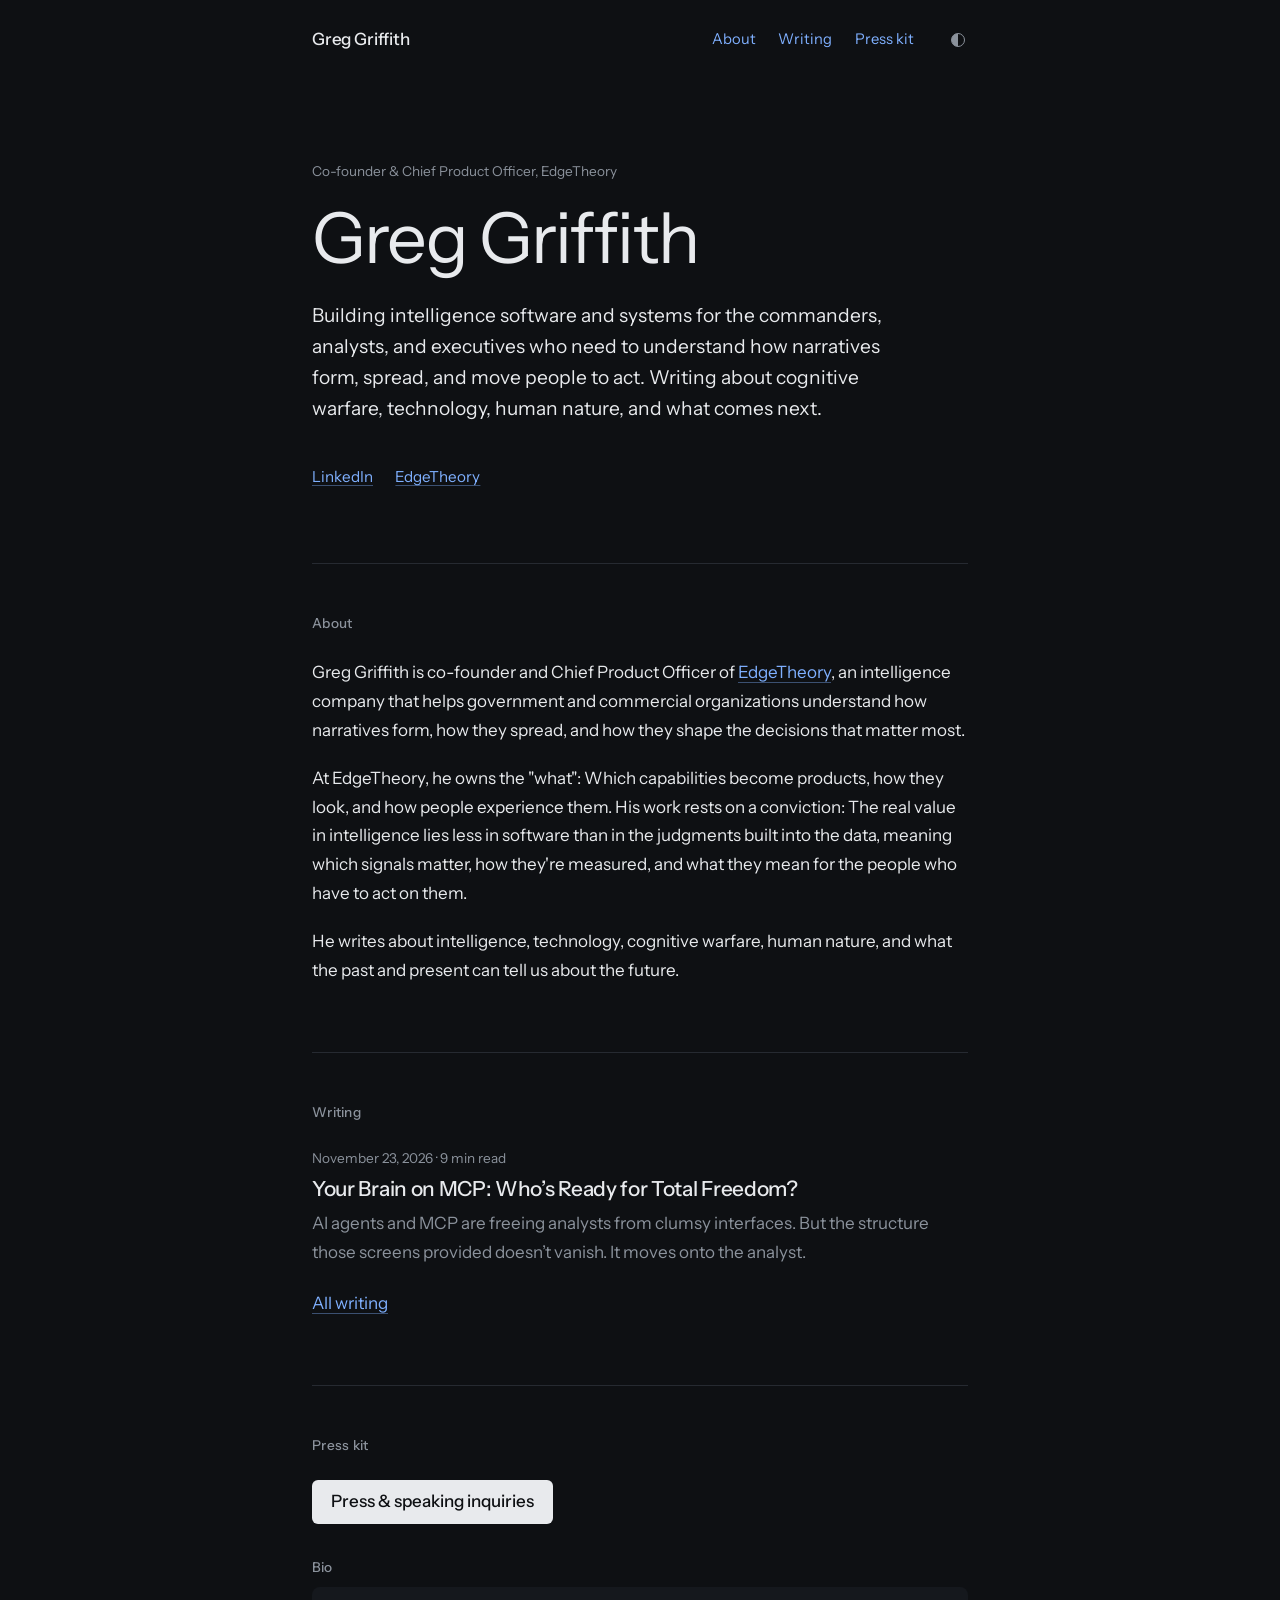
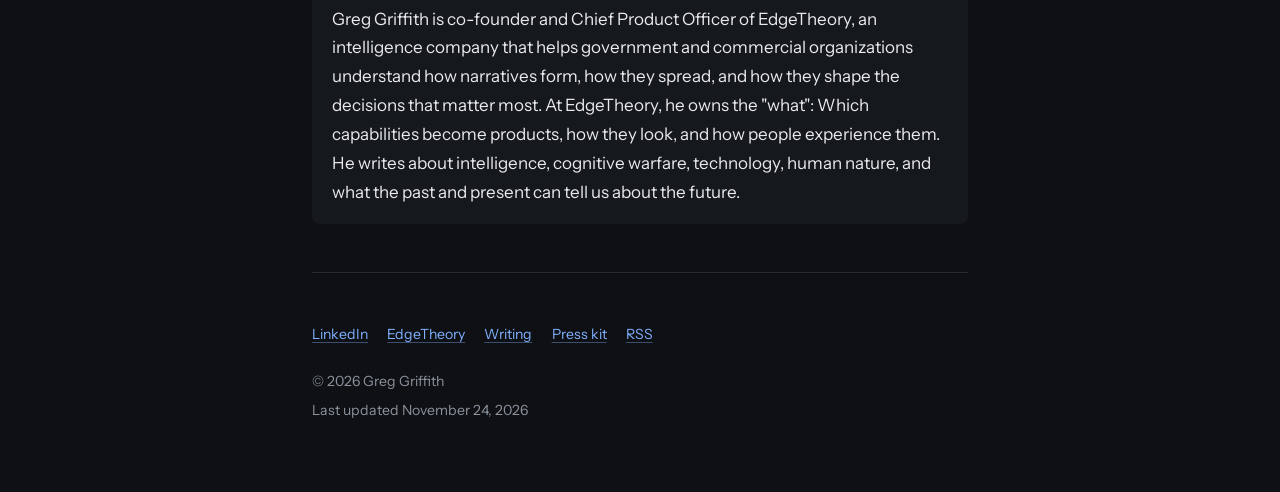
<file: index.html>
<!doctype html>
<html lang="en">
<head>
  <meta charset="utf-8">
  <meta name="viewport" content="width=device-width, initial-scale=1, viewport-fit=cover">
  <title>Greg Griffith – Co-founder and Chief Product Officer, EdgeTheory</title>
  <meta name="description" content="Greg Griffith is co-founder and Chief Product Officer of EdgeTheory, an intelligence company that helps government and commercial organizations understand how narratives form, how they spread, and how they shape the decisions that matter most.">
  <link rel="canonical" href="https://greggriffith.com/">
  <link rel="icon" href="/favicon-32.png" type="image/png" sizes="32x32">
  <link rel="apple-touch-icon" href="/apple-touch-icon.png">

  <meta property="og:type" content="profile">
  <meta property="og:site_name" content="Greg Griffith">
  <meta property="og:locale" content="en_US">
  <meta property="profile:first_name" content="Greg">
  <meta property="profile:last_name" content="Griffith">
  <meta property="og:title" content="Greg Griffith – Co-founder and Chief Product Officer, EdgeTheory">
  <meta property="og:description" content="Greg Griffith is co-founder and Chief Product Officer of EdgeTheory, an intelligence company that helps government and commercial organizations understand how narratives form, how they spread, and how they shape the decisions that matter most.">
  <meta property="og:url" content="https://greggriffith.com/">
  <meta property="og:image" content="https://greggriffith.com/og-image.png?v=2">
  <meta property="og:image:type" content="image/png">
  <meta property="og:image:width" content="1200">
  <meta property="og:image:height" content="630">
  <meta property="og:image:alt" content="Greg Griffith, co-founder and Chief Product Officer of EdgeTheory">
  <meta name="twitter:card" content="summary_large_image">
  <meta name="twitter:title" content="Greg Griffith – Co-founder and Chief Product Officer, EdgeTheory">
  <meta name="twitter:description" content="Greg Griffith is co-founder and Chief Product Officer of EdgeTheory, an intelligence company that helps government and commercial organizations understand how narratives form, how they spread, and how they shape the decisions that matter most.">
  <meta name="twitter:image" content="https://greggriffith.com/og-image.png?v=2">
  <meta name="twitter:image:alt" content="Greg Griffith, co-founder and Chief Product Officer of EdgeTheory">

  <script type="application/ld+json">
  {
    "@context": "https://schema.org",
    "@graph": [
      {
        "@type": "WebSite",
        "@id": "https://greggriffith.com/#website",
        "url": "https://greggriffith.com/",
        "name": "Greg Griffith",
        "publisher": { "@id": "https://greggriffith.com/#person" },
        "inLanguage": "en-US"
      },
      {
        "@type": "ProfilePage",
        "@id": "https://greggriffith.com/",
        "url": "https://greggriffith.com/",
        "name": "Greg Griffith – Co-founder and Chief Product Officer, EdgeTheory",
        "description": "Greg Griffith is co-founder and Chief Product Officer of EdgeTheory, an intelligence company that helps government and commercial organizations understand how narratives form, how they spread, and how they shape the decisions that matter most.",
        "dateModified": "2026-11-24T16:38-06:00",
        "inLanguage": "en-US",
        "isPartOf": { "@id": "https://greggriffith.com/#website" },
        "mainEntity": { "@id": "https://greggriffith.com/#person" }
      },
      {
        "@type": "Organization",
        "@id": "https://edgetheory.com/",
        "name": "EdgeTheory",
        "url": "https://edgetheory.com/",
        "founder": { "@id": "https://greggriffith.com/#person" },
        "sameAs": ["https://www.linkedin.com/company/edgetheory/", "https://x.com/EdgeTheory", "https://www.facebook.com/edgetheory", "https://www.crunchbase.com/organization/edge-theory", "https://www.wikidata.org/wiki/Q142196461"],
        "address": {
          "@type": "PostalAddress",
          "addressLocality": "Ridgeland",
          "addressRegion": "MS",
          "addressCountry": "US"
        }
      },
      {
        "@type": "Person",
        "@id": "https://greggriffith.com/#person",
        "name": "Greg Griffith",
        "givenName": "Greg",
        "familyName": "Griffith",
        "url": "https://greggriffith.com/",
        "jobTitle": "Chief Product Officer",
        "description": "Greg Griffith is co-founder and Chief Product Officer of EdgeTheory, an intelligence company that helps government and commercial organizations understand how narratives form, how they spread, and how they shape the decisions that matter most.",
        "worksFor": { "@id": "https://edgetheory.com/" },
        "hasOccupation": {
          "@type": "Occupation",
          "name": "Chief Product Officer"
        },
        "knowsAbout": ["Intelligence", "Cognitive warfare", "Information operations", "Product strategy", "Product design and user experience"],
        "sameAs": [
          "https://www.linkedin.com/in/greg-griffith-06b9541b/"
        ]
      }
    ]
  }
  </script>
  <script>try{if(localStorage.getItem("theme")==="light")document.documentElement.setAttribute("data-theme","light")}catch(e){}</script>
  <meta name="color-scheme" content="dark light">
  <link rel="preload" href="/fonts/instrument-sans-latin-400-normal.woff2" as="font" type="font/woff2" crossorigin>
  <link rel="stylesheet" href="/assets/site.css?v=123c153a">
  <script src="/assets/theme.js?v=45ea4b84" defer></script>
  <link rel="alternate" type="application/rss+xml" title="Greg Griffith – Writing" href="https://greggriffith.com/feed.xml">
</head>
<body>
  <header class="mast">
    <div class="mast-in">
        <a class="word" href="/">Greg Griffith</a>
        <nav aria-label="Sections">
          <a href="#about">About</a>
          <a href="/blog/">Writing</a>
          <a href="#press">Press kit</a>
          <button class="theme-toggle" type="button" aria-label="Invert colors" title="Invert" hidden><span class="dot" aria-hidden="true"></span></button>
        </nav>
    </div>
  </header>
  <div class="wrap">

    <div class="hero">
      <p class="kicker">Co-founder &amp; Chief Product Officer, EdgeTheory</p>
      <h1>Greg Griffith</h1>
      <p class="lede">Building intelligence software and systems for the commanders, analysts, and executives who need to understand how narratives form, spread, and move people to act. Writing about cognitive warfare, technology, human nature, and what comes next.</p>
      <nav class="profiles" aria-label="Profiles">
        <a href="https://www.linkedin.com/in/greg-griffith-06b9541b/" rel="me">LinkedIn</a>
        <a href="https://edgetheory.com/?utm_source=greggriffith.com&amp;utm_medium=referral&amp;utm_campaign=greg_griffith_bio">EdgeTheory</a>
      </nav>
    </div>

    <section id="about">
      <h2>About</h2>
      <p>Greg Griffith is co-founder and Chief Product Officer of <a href="https://edgetheory.com/?utm_source=greggriffith.com&amp;utm_medium=referral&amp;utm_campaign=greg_griffith_bio">EdgeTheory</a>, an intelligence company that helps government and commercial organizations understand how narratives form, how they spread, and how they shape the decisions that matter most.</p>
      <p>At EdgeTheory, he owns the "what": Which capabilities become products, how they look, and how people experience them. His work rests on a conviction: The real value in intelligence lies less in software than in the judgments built into the data, meaning which signals matter, how they're measured, and what they mean for the people who have to act on them.</p>
      <p>He writes about intelligence, technology, cognitive warfare, human nature, and what the past and present can tell us about the future.</p>
    </section>

    <section id="writing">
      <h2>Writing</h2>
      <!-- writing:start -->
<ol class="posts">
  <li>
    <p class="meta"><time datetime="2026-11-23">November 23, 2026</time> · 9 min read</p>
    <h3><a href="/blog/your-brain-on-mcp/">Your Brain on MCP: Who’s Ready for Total Freedom?</a></h3>
    <p class="blurb">AI agents and MCP are freeing analysts from clumsy interfaces. But the structure those screens provided doesn’t vanish. It moves onto the analyst.</p>
  </li>
</ol>
<!-- writing:end -->
      <p><a href="/blog/">All writing</a></p>
    </section>

    <section id="press">
      <h2>Press kit</h2>
      <p><a class="button" href="https://edgetheory.com/contact?utm_source=greggriffith.com&amp;utm_medium=referral&amp;utm_campaign=greg_griffith_bio">Press &amp; speaking inquiries</a></p>
      <p class="label">Bio</p>
      <blockquote class="bio">
        <p>Greg Griffith is co-founder and Chief Product Officer of EdgeTheory, an intelligence company that helps government and commercial organizations understand how narratives form, how they spread, and how they shape the decisions that matter most. At EdgeTheory, he owns the "what": Which capabilities become products, how they look, and how people experience them. He writes about intelligence, cognitive warfare, technology, human nature, and what the past and present can tell us about the future.</p>
      </blockquote>
    </section>

    <footer>
      <nav class="foot-links" aria-label="Profiles and contact">
        <a href="https://www.linkedin.com/in/greg-griffith-06b9541b/" rel="me">LinkedIn</a>
        <a href="https://edgetheory.com/?utm_source=greggriffith.com&amp;utm_medium=referral&amp;utm_campaign=greg_griffith_bio">EdgeTheory</a>
        <a href="/blog/">Writing</a>
        <a href="#press">Press kit</a>
        <a href="/feed.xml" type="application/rss+xml">RSS</a>
      </nav>
      <p>© 2026 Greg Griffith</p>
      <p>Last updated <time datetime="2026-11-24T16:38-06:00">November 24, 2026</time></p>
    </footer>
  </div>
</body>
</html>
</file>
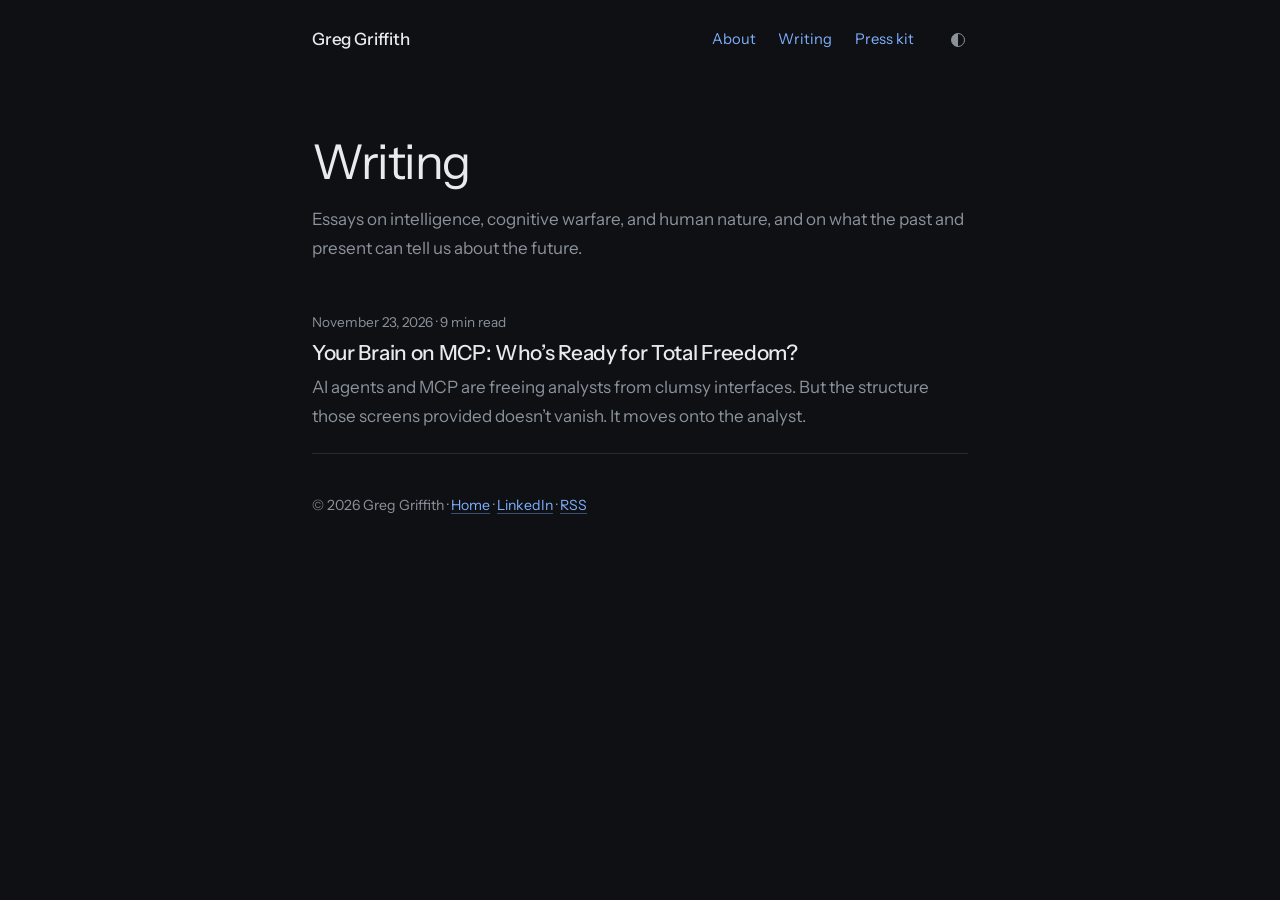
<file: blog/index.html>
<!doctype html>
<html lang="en">
<head>
  <meta charset="utf-8">
  <meta name="viewport" content="width=device-width, initial-scale=1, viewport-fit=cover">
  <title>Writing – Greg Griffith</title>
  <meta name="description" content="Essays by Greg Griffith, co-founder and Chief Product Officer of EdgeTheory, on intelligence, cognitive warfare, and human nature.">
  <link rel="canonical" href="https://greggriffith.com/blog/">
  <link rel="icon" href="/favicon-32.png" type="image/png" sizes="32x32">
  <meta property="og:type" content="website">
  <meta property="og:site_name" content="Greg Griffith">
  <meta property="og:title" content="Writing – Greg Griffith">
  <meta property="og:description" content="Essays on intelligence, cognitive warfare, and human nature.">
  <meta property="og:url" content="https://greggriffith.com/blog/">
  <meta property="og:image" content="https://greggriffith.com/og-image.png?v=2">
  <meta name="twitter:card" content="summary_large_image">
  <script type="application/ld+json">
{
  "@context": "https://schema.org",
  "@type": "Blog",
  "@id": "https://greggriffith.com/blog/#blog",
  "url": "https://greggriffith.com/blog/",
  "name": "Writing – Greg Griffith",
  "description": "Essays on intelligence, cognitive warfare, and human nature.",
  "inLanguage": "en-US",
  "isPartOf": {
    "@id": "https://greggriffith.com/#website"
  },
  "author": {
    "@type": "Person",
    "@id": "https://greggriffith.com/#person",
    "name": "Greg Griffith",
    "url": "https://greggriffith.com/",
    "jobTitle": "Chief Product Officer",
    "description": "Greg Griffith is co-founder and Chief Product Officer of EdgeTheory, an intelligence company that helps government and commercial organizations understand how narratives form, how they spread, and how they shape the decisions that matter most.",
    "worksFor": {
      "@type": "Organization",
      "@id": "https://edgetheory.com/",
      "name": "EdgeTheory",
      "url": "https://edgetheory.com/"
    },
    "knowsAbout": [
      "Intelligence",
      "Cognitive warfare",
      "Information operations",
      "Product strategy",
      "Product design and user experience"
    ],
    "sameAs": [
      "https://www.linkedin.com/in/greg-griffith-06b9541b/"
    ]
  },
  "publisher": {
    "@id": "https://greggriffith.com/#person"
  },
  "blogPost": [
    {
      "@type": "BlogPosting",
      "@id": "https://greggriffith.com/blog/your-brain-on-mcp/#post",
      "headline": "Your Brain on MCP: Who’s Ready for Total Freedom?",
      "url": "https://greggriffith.com/blog/your-brain-on-mcp/",
      "datePublished": "2026-11-23",
      "dateModified": "2026-11-24"
    }
  ]
}
  </script>
  <script>try{if(localStorage.getItem("theme")==="light")document.documentElement.setAttribute("data-theme","light")}catch(e){}</script>
  <meta name="color-scheme" content="dark light">
  <link rel="preload" href="/fonts/instrument-sans-latin-400-normal.woff2" as="font" type="font/woff2" crossorigin>
  <link rel="stylesheet" href="/assets/site.css?v=123c153a">
  <script src="/assets/theme.js?v=45ea4b84" defer></script>
  <link rel="alternate" type="application/rss+xml" title="Greg Griffith – Writing" href="https://greggriffith.com/feed.xml">
</head>
<body>
  <header class="mast">
    <div class="mast-in">
        <a class="word" href="/">Greg Griffith</a>
        <nav aria-label="Site">
          <a href="/#about">About</a>
          <a href="/blog/">Writing</a>
          <a href="/#press">Press kit</a>
          <button class="theme-toggle" type="button" aria-label="Invert colors" title="Invert" hidden><span class="dot" aria-hidden="true"></span></button>
        </nav>
    </div>
  </header>
  <div class="wrap">
    <h1 class="page-title">Writing</h1>
    <p class="intro">Essays on intelligence, cognitive warfare, and human nature, and on what the past and present can tell us about the future.</p>
    <!-- posts:start -->
<ol class="posts">
  <li>
    <p class="meta"><time datetime="2026-11-23">November 23, 2026</time> · 9 min read</p>
    <h2><a href="/blog/your-brain-on-mcp/">Your Brain on MCP: Who’s Ready for Total Freedom?</a></h2>
    <p class="blurb">AI agents and MCP are freeing analysts from clumsy interfaces. But the structure those screens provided doesn’t vanish. It moves onto the analyst.</p>
  </li>
</ol>
<!-- posts:end -->
    <footer>
      <p>© 2026 Greg Griffith · <a href="/">Home</a> · <a href="https://www.linkedin.com/in/greg-griffith-06b9541b/" rel="me">LinkedIn</a> · <a href="/feed.xml" type="application/rss+xml">RSS</a></p>
    </footer>
  </div>
</body>
</html>
</file>
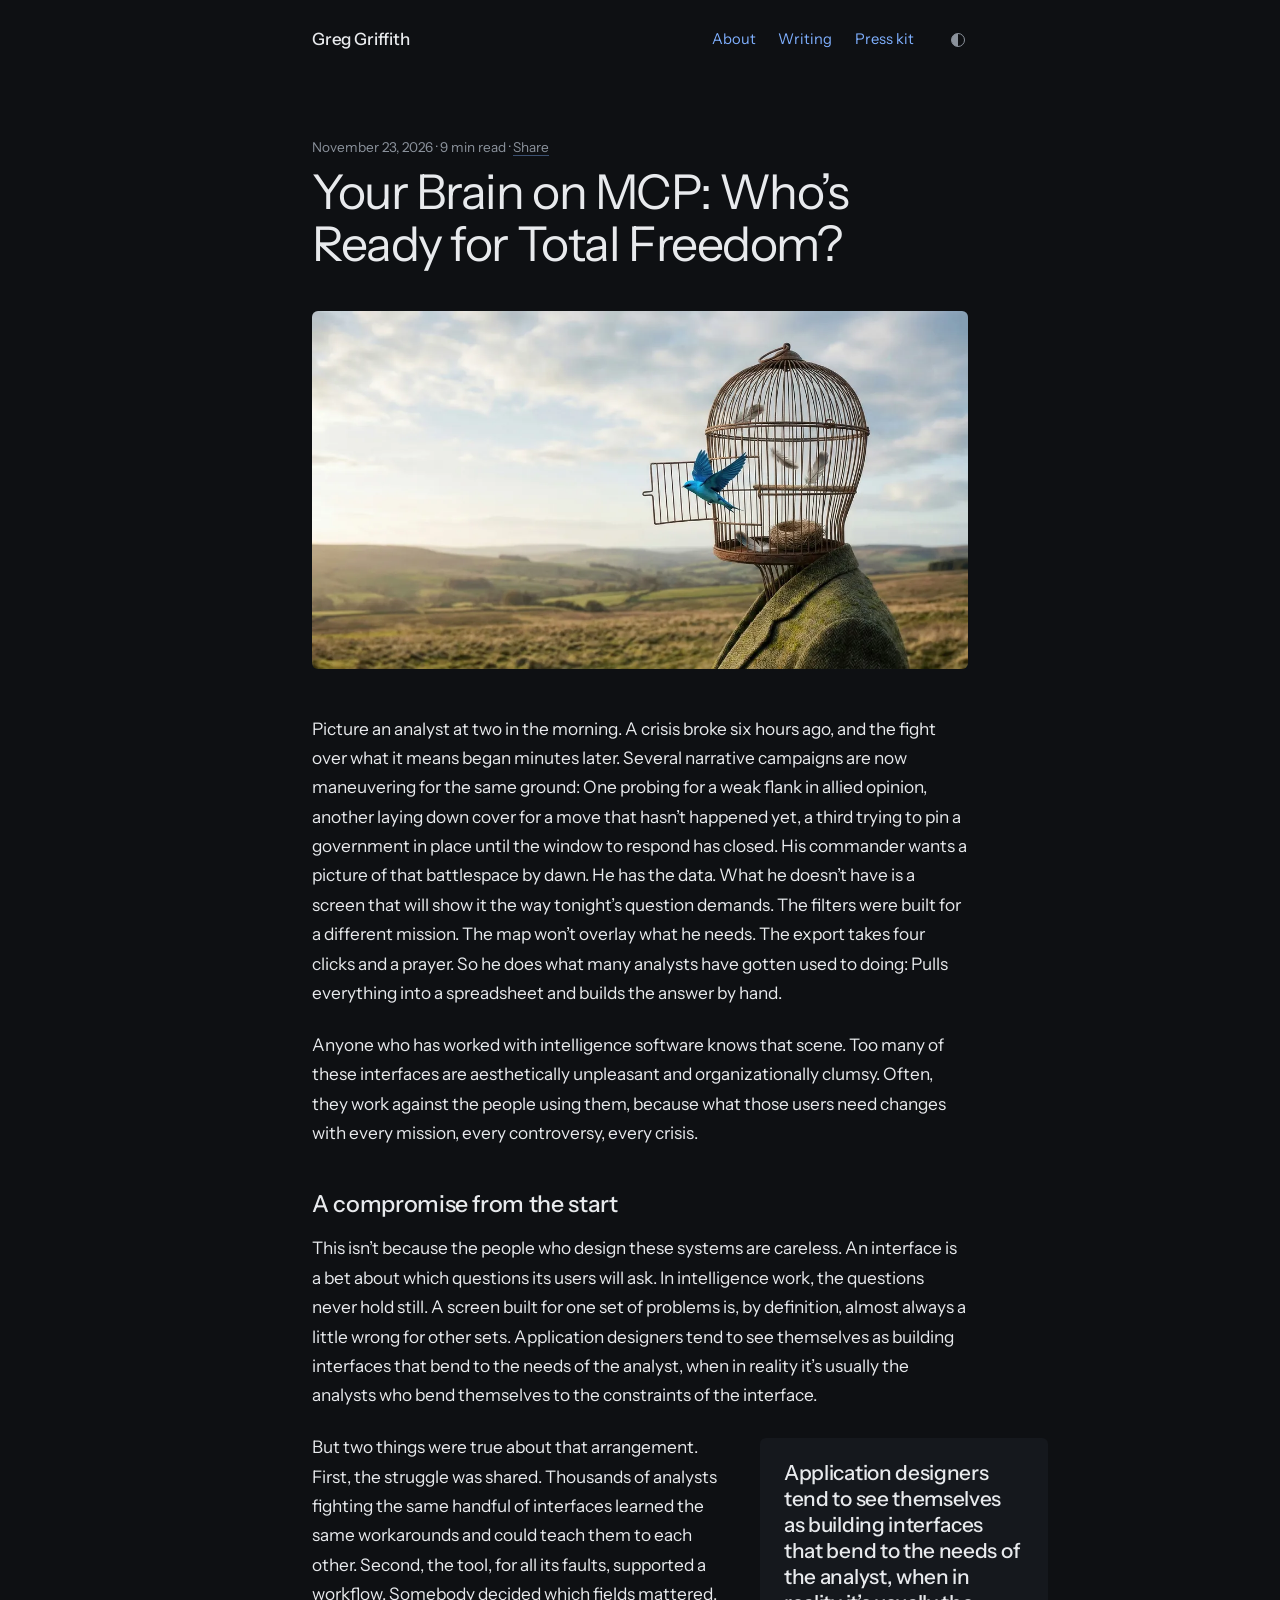
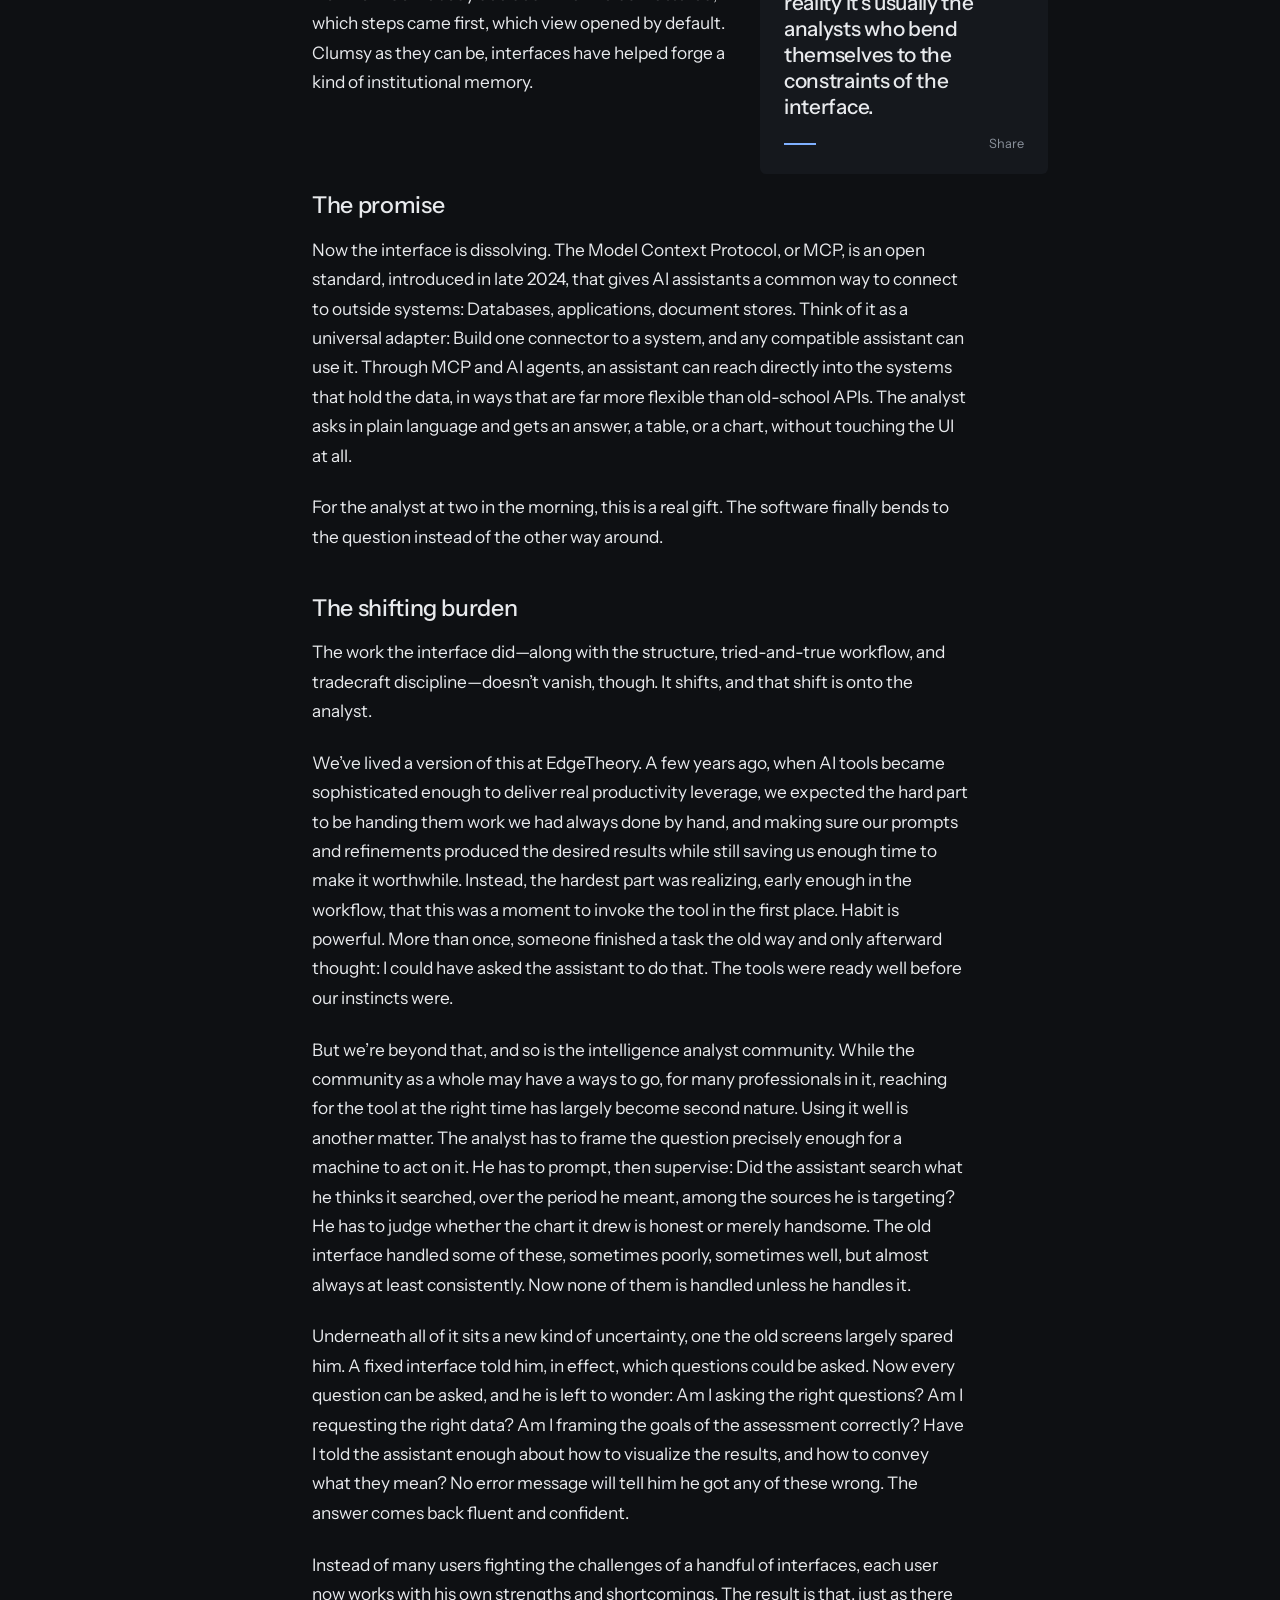
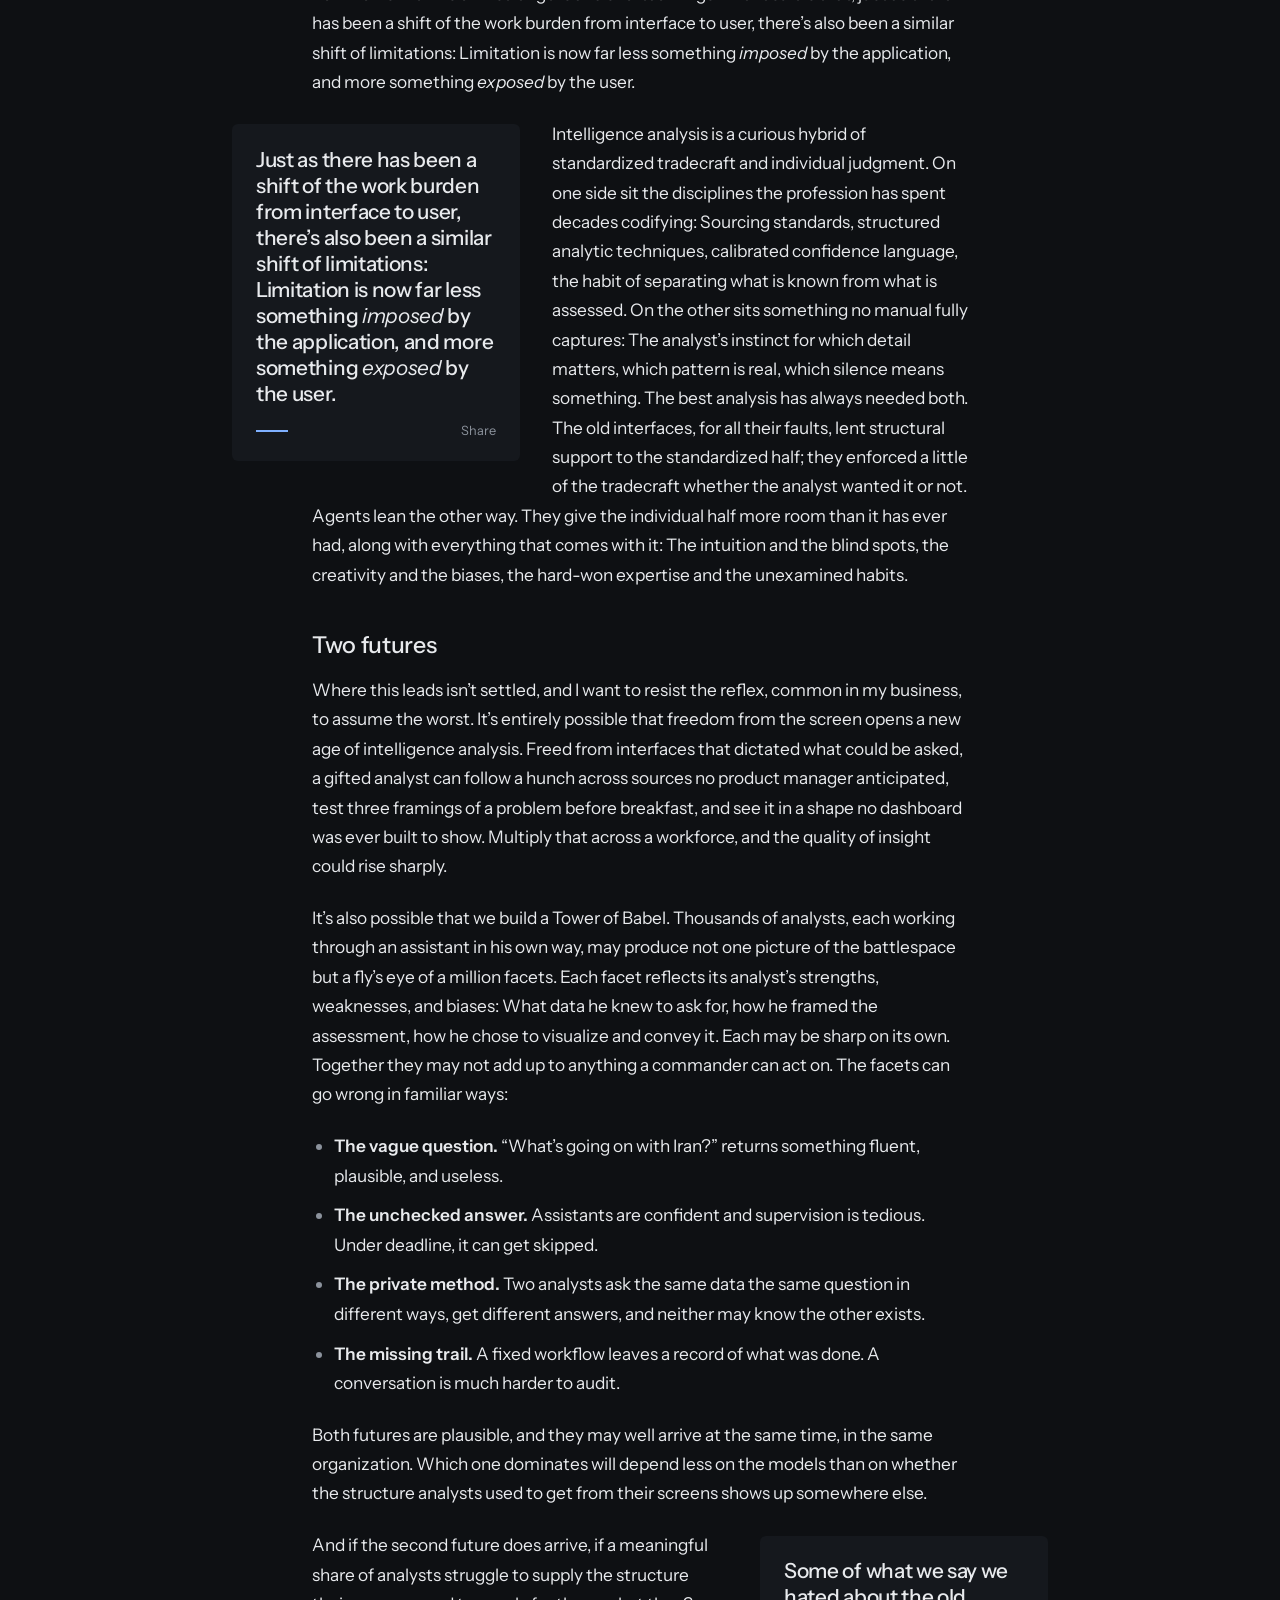
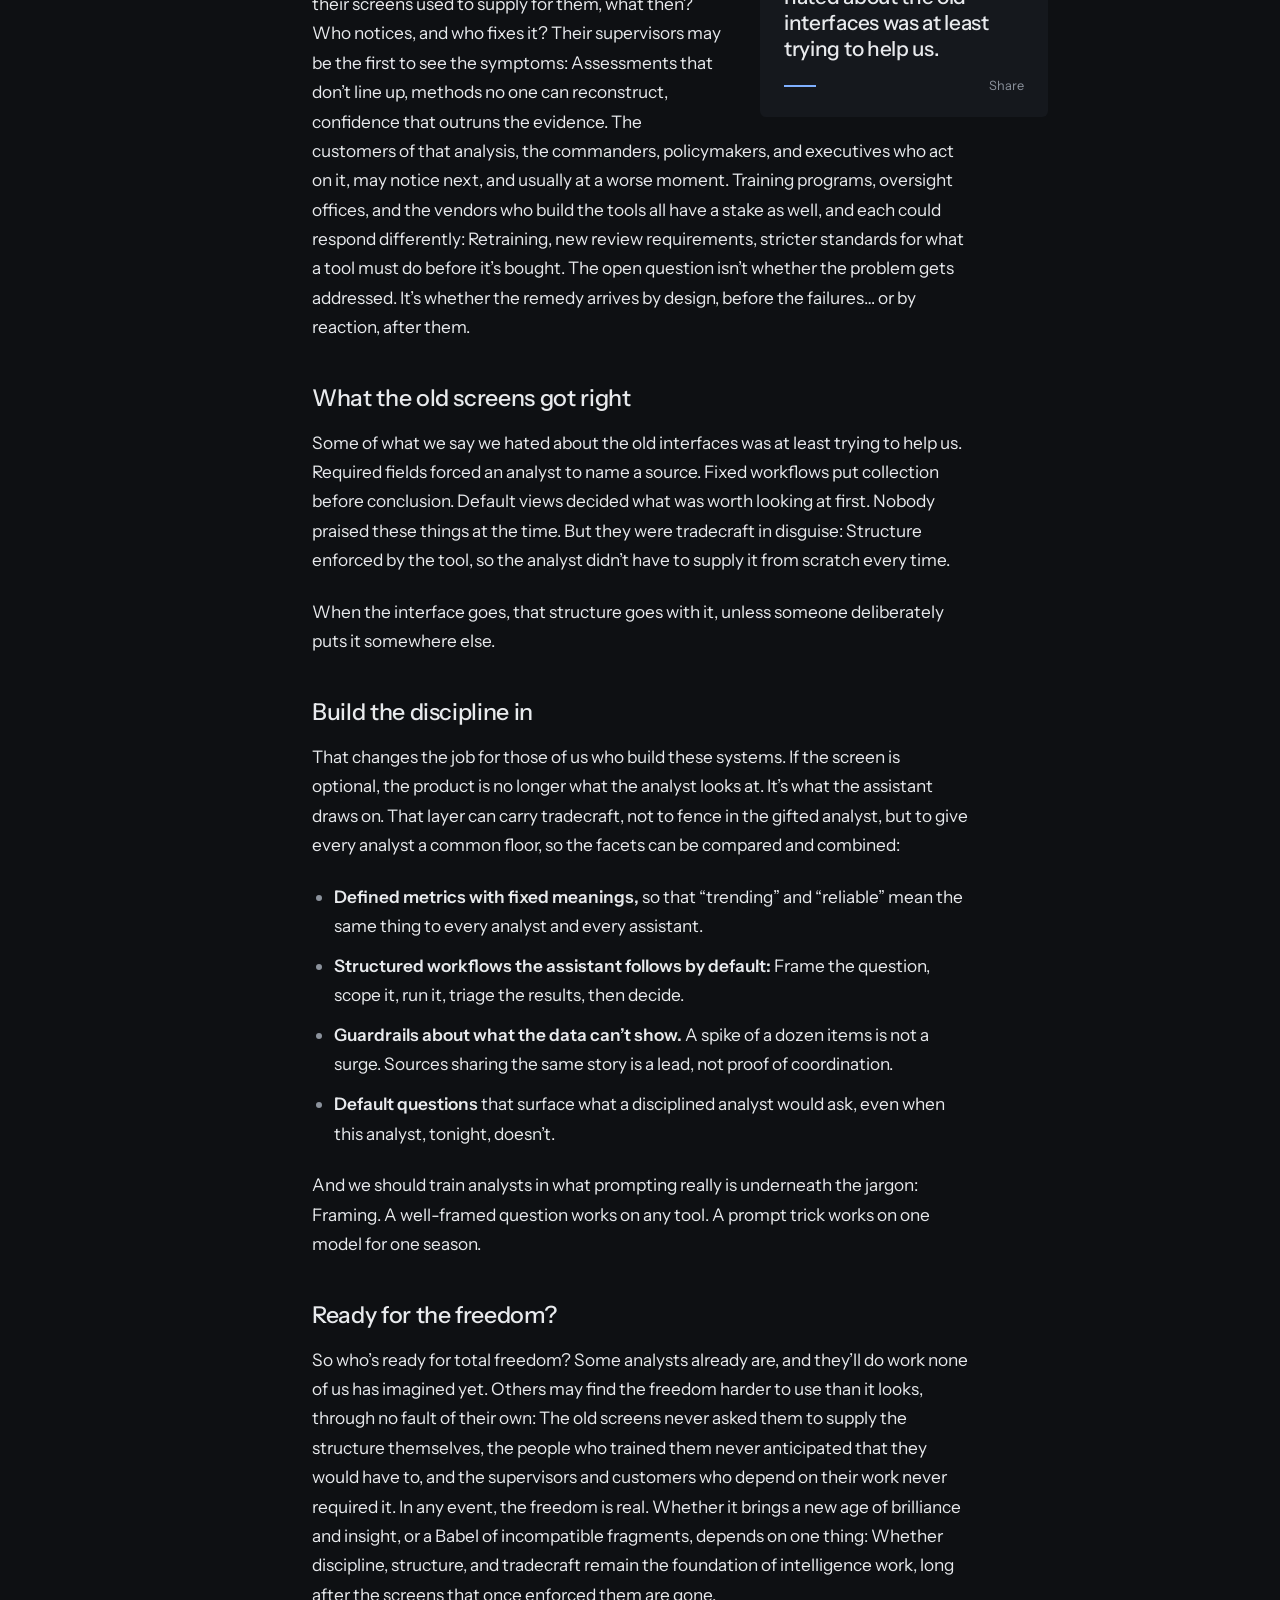
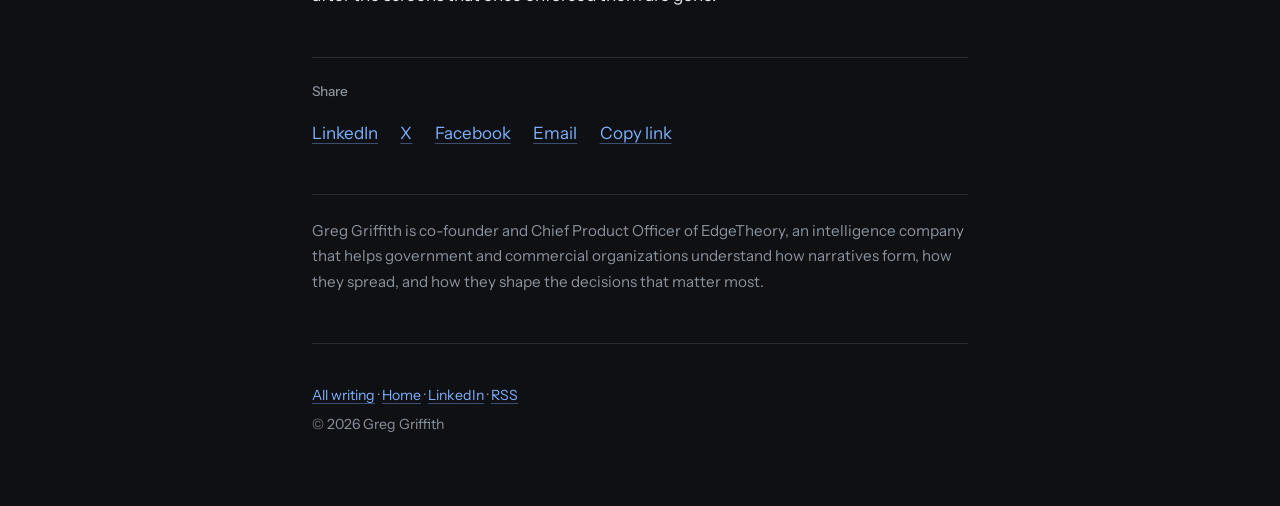
<file: blog/your-brain-on-mcp/index.html>
<!doctype html>
<html lang="en">
<head>
  <meta charset="utf-8">
  <meta name="viewport" content="width=device-width, initial-scale=1, viewport-fit=cover">
  <title>Your Brain on MCP: Who’s Ready for Total Freedom? – Greg Griffith</title>
  <meta name="description" content="AI agents and MCP are freeing analysts from clumsy interfaces. But the structure those screens provided doesn’t vanish. It moves onto the analyst.">
  <meta name="robots" content="index, follow, max-image-preview:large, max-snippet:-1">
  <meta name="author" content="Greg Griffith">
  <meta name="keywords" content="Narrative intelligence, Intelligence analysis, AI agents, Model Context Protocol, Analytic tradecraft, User interface design">
  <link rel="canonical" href="https://greggriffith.com/blog/your-brain-on-mcp/">
  <link rel="alternate" type="application/rss+xml" title="Greg Griffith – Writing" href="https://greggriffith.com/feed.xml">
  <link rel="author" href="https://greggriffith.com/">
  <link rel="icon" href="/favicon-32.png" type="image/png" sizes="32x32">
  <link rel="apple-touch-icon" href="/apple-touch-icon.png">
  <meta property="og:type" content="article">
  <meta property="og:site_name" content="Greg Griffith">
  <meta property="og:locale" content="en_US">
  <meta property="og:title" content="Your Brain on MCP: Who’s Ready for Total Freedom?">
  <meta property="og:description" content="AI agents and MCP are freeing analysts from clumsy interfaces. But the structure those screens provided doesn’t vanish. It moves onto the analyst.">
  <meta property="og:url" content="https://greggriffith.com/blog/your-brain-on-mcp/">
  <meta property="og:image" content="https://greggriffith.com/blog/your-brain-on-mcp/og.jpg?v=ec3d618e">
  <meta property="og:image:width" content="1200">
  <meta property="og:image:height" content="630">
  <meta property="og:image:alt" content="Your Brain on MCP: Who’s Ready for Total Freedom? – an essay by Greg Griffith">
  <meta property="article:published_time" content="2026-11-23">
  <meta property="article:modified_time" content="2026-11-24">
  <meta property="article:author" content="https://greggriffith.com/">
  <meta property="article:section" content="Essays">
  <meta property="article:tag" content="Narrative intelligence">
  <meta property="article:tag" content="Intelligence analysis">
  <meta property="article:tag" content="AI agents">
  <meta property="article:tag" content="Model Context Protocol">
  <meta property="article:tag" content="Analytic tradecraft">
  <meta property="article:tag" content="User interface design">
  <meta name="twitter:card" content="summary_large_image">
  <meta name="twitter:title" content="Your Brain on MCP: Who’s Ready for Total Freedom?">
  <meta name="twitter:description" content="AI agents and MCP are freeing analysts from clumsy interfaces. But the structure those screens provided doesn’t vanish. It moves onto the analyst.">
  <meta name="twitter:image" content="https://greggriffith.com/blog/your-brain-on-mcp/og.jpg?v=ec3d618e">
  <meta name="twitter:image:alt" content="Your Brain on MCP: Who’s Ready for Total Freedom? – an essay by Greg Griffith">
  <script type="application/ld+json">
{
  "@context": "https://schema.org",
  "@graph": [
    {
      "@type": "BlogPosting",
      "@id": "https://greggriffith.com/blog/your-brain-on-mcp/#post",
      "headline": "Your Brain on MCP: Who’s Ready for Total Freedom?",
      "description": "AI agents and MCP are freeing analysts from clumsy interfaces. But the structure those screens provided doesn’t vanish. It moves onto the analyst.",
      "url": "https://greggriffith.com/blog/your-brain-on-mcp/",
      "mainEntityOfPage": {
        "@type": "WebPage",
        "@id": "https://greggriffith.com/blog/your-brain-on-mcp/"
      },
      "datePublished": "2026-11-23",
      "dateModified": "2026-11-24",
      "wordCount": 1943,
      "timeRequired": "PT9M",
      "inLanguage": "en-US",
      "articleSection": "Essays",
      "image": [
        {
          "@type": "ImageObject",
          "url": "https://greggriffith.com/blog/your-brain-on-mcp/og.jpg?v=ec3d618e",
          "width": 1200,
          "height": 630
        },
        {
          "@type": "ImageObject",
          "url": "https://greggriffith.com/blog/your-brain-on-mcp/feature-2400.jpg",
          "width": 2400,
          "height": 1309,
          "caption": "A man in a tweed jacket whose head is a rusted birdcage, its door open, as a blue bird flies out over rolling moorland."
        }
      ],
      "author": {
        "@type": "Person",
        "@id": "https://greggriffith.com/#person",
        "name": "Greg Griffith",
        "url": "https://greggriffith.com/",
        "jobTitle": "Chief Product Officer",
        "description": "Greg Griffith is co-founder and Chief Product Officer of EdgeTheory, an intelligence company that helps government and commercial organizations understand how narratives form, how they spread, and how they shape the decisions that matter most.",
        "worksFor": {
          "@type": "Organization",
          "@id": "https://edgetheory.com/",
          "name": "EdgeTheory",
          "url": "https://edgetheory.com/"
        },
        "knowsAbout": [
          "Intelligence",
          "Cognitive warfare",
          "Information operations",
          "Product strategy",
          "Product design and user experience"
        ],
        "sameAs": [
          "https://www.linkedin.com/in/greg-griffith-06b9541b/"
        ]
      },
      "publisher": {
        "@id": "https://greggriffith.com/#person"
      },
      "isPartOf": {
        "@type": "Blog",
        "@id": "https://greggriffith.com/blog/#blog",
        "name": "Writing – Greg Griffith",
        "url": "https://greggriffith.com/blog/"
      },
      "keywords": [
        "Narrative intelligence",
        "Intelligence analysis",
        "AI agents",
        "Model Context Protocol",
        "Analytic tradecraft",
        "User interface design"
      ],
      "about": [
        {
          "@type": "Thing",
          "name": "Narrative intelligence"
        },
        {
          "@type": "Thing",
          "name": "Intelligence analysis"
        },
        {
          "@type": "Thing",
          "name": "AI agents"
        },
        {
          "@type": "Thing",
          "name": "Model Context Protocol"
        },
        {
          "@type": "Thing",
          "name": "Analytic tradecraft"
        },
        {
          "@type": "Thing",
          "name": "User interface design"
        }
      ]
    },
    {
      "@type": "BreadcrumbList",
      "itemListElement": [
        {
          "@type": "ListItem",
          "position": 1,
          "name": "Greg Griffith",
          "item": "https://greggriffith.com/"
        },
        {
          "@type": "ListItem",
          "position": 2,
          "name": "Writing",
          "item": "https://greggriffith.com/blog/"
        },
        {
          "@type": "ListItem",
          "position": 3,
          "name": "Your Brain on MCP: Who’s Ready for Total Freedom?",
          "item": "https://greggriffith.com/blog/your-brain-on-mcp/"
        }
      ]
    }
  ]
}
  </script>
  <script>try{if(localStorage.getItem("theme")==="light")document.documentElement.setAttribute("data-theme","light")}catch(e){}</script>
  <meta name="color-scheme" content="dark light">
  <link rel="preload" href="/fonts/instrument-sans-latin-400-normal.woff2" as="font" type="font/woff2" crossorigin>
  <link rel="stylesheet" href="/assets/site.css?v=123c153a">
  <script src="/assets/theme.js?v=45ea4b84" defer></script>
</head>
<body>
  <header class="mast">
    <div class="mast-in">
      <a class="word" href="/">Greg Griffith</a>
      <nav aria-label="Site">
        <a href="/#about">About</a>
        <a href="/blog/">Writing</a>
        <a href="/#press">Press kit</a>
        <button class="theme-toggle" type="button" aria-label="Invert colors" title="Invert" hidden><span class="dot" aria-hidden="true"></span></button>
      </nav>
    </div>
  </header>
  <div class="wrap">
    <article class="post">
      <p class="meta"><time datetime="2026-11-23">November 23, 2026</time> · 9 min read · <a href="#share">Share</a></p>
      <h1 class="page-title">Your Brain on MCP: Who’s Ready for Total Freedom?</h1>
      <figure class="feature">
        <picture>
          <source type="image/webp" srcset="feature-1200.webp 1200w, feature-2400.webp 2400w" sizes="(min-width: 760px) 41rem, calc(100vw - 3rem)">
          <img src="feature-1200.jpg" srcset="feature-1200.jpg 1200w, feature-2400.jpg 2400w" sizes="(min-width: 760px) 41rem, calc(100vw - 3rem)"
               width="2400" height="1309" alt="A man in a tweed jacket whose head is a rusted birdcage, its door open, as a blue bird flies out over rolling moorland." fetchpriority="high" decoding="async">
        </picture>
      </figure>
      <div class="post-body">
<p>Picture an analyst at two in the morning. A crisis broke six hours ago, and the fight over what it means began minutes later. Several narrative campaigns are now maneuvering for the same ground: One probing for a weak flank in allied opinion, another laying down cover for a move that hasn&rsquo;t happened yet, a third trying to pin a government in place until the window to respond has closed. His commander wants a picture of that battlespace by dawn. He has the data. What he doesn&rsquo;t have is a screen that will show it the way tonight&rsquo;s question demands. The filters were built for a different mission. The map won&rsquo;t overlay what he needs. The export takes four clicks and a prayer. So he does what many analysts have gotten used to doing: Pulls everything into a spreadsheet and builds the answer by hand.</p>
<p>Anyone who has worked with intelligence software knows that scene. Too many of these interfaces are aesthetically unpleasant and organizationally clumsy. Often, they work against the people using them, because what those users need changes with every mission, every controversy, every crisis.</p>
<h2>A compromise from the start</h2>
<p>This isn&rsquo;t because the people who design these systems are careless. An interface is a bet about which questions its users will ask. In intelligence work, the questions never hold still. A screen built for one set of problems is, by definition, almost always a little wrong for other sets. Application designers tend to see themselves as building interfaces that bend to the needs of the analyst, when in reality it&rsquo;s usually the analysts who bend themselves to the constraints of the interface.</p>
<aside class="pull r"><p aria-hidden="true">Application designers tend to see themselves as building interfaces that bend to the needs of the analyst, when in reality it&rsquo;s usually the analysts who bend themselves to the constraints of the interface.</p>
<div class="pull-foot"><span class="pull-rule"></span><a class="pull-share share-popup" href="https://www.linkedin.com/feed/?shareActive=true&amp;text=%E2%80%9CApplication%20designers%20tend%20to%20see%20themselves%20as%20building%20interfaces%20that%20bend%20to%20the%20needs%20of%20the%20analyst%2C%20when%20in%20reality%20it%E2%80%99s%20usually%20the%20analysts%20who%20bend%20themselves%20to%20the%20constraints%20of%20the%20interface.%E2%80%9D%0A%E2%80%94%20Greg%20Griffith%0A%0Ahttps%3A%2F%2Fgreggriffith.com%2Fblog%2Fyour-brain-on-mcp%2F" target="_blank" rel="noopener" aria-label="Share this quote on LinkedIn">Share</a></div></aside>
<p>But two things were true about that arrangement. First, the struggle was shared. Thousands of analysts fighting the same handful of interfaces learned the same workarounds and could teach them to each other. Second, the tool, for all its faults, supported a workflow. Somebody decided which fields mattered, which steps came first, which view opened by default. Clumsy as they can be, interfaces have helped forge a kind of institutional memory.</p>
<h2>The promise</h2>
<p>Now the interface is dissolving. The Model Context Protocol, or MCP, is an open standard, introduced in late 2024, that gives AI assistants a common way to connect to outside systems: Databases, applications, document stores. Think of it as a universal adapter: Build one connector to a system, and any compatible assistant can use it. Through MCP and AI agents, an assistant can reach directly into the systems that hold the data, in ways that are far more flexible than old-school APIs. The analyst asks in plain language and gets an answer, a table, or a chart, without touching the UI at all.</p>
<p>For the analyst at two in the morning, this is a real gift. The software finally bends to the question instead of the other way around.</p>
<h2>The shifting burden</h2>
<p>The work the interface did—along with the structure, tried-and-true workflow, and tradecraft discipline—doesn&rsquo;t vanish, though. It shifts, and that shift is onto the analyst.</p>
<p>We&rsquo;ve lived a version of this at EdgeTheory. A few years ago, when AI tools became sophisticated enough to deliver real productivity leverage, we expected the hard part to be handing them work we had always done by hand, and making sure our prompts and refinements produced the desired results while still saving us enough time to make it worthwhile. Instead, the hardest part was realizing, early enough in the workflow, that this was a moment to invoke the tool in the first place. Habit is powerful. More than once, someone finished a task the old way and only afterward thought: I could have asked the assistant to do that. The tools were ready well before our instincts were.</p>
<p>But we&rsquo;re beyond that, and so is the intelligence analyst community. While the community as a whole may have a ways to go, for many professionals in it, reaching for the tool at the right time has largely become second nature. Using it well is another matter. The analyst has to frame the question precisely enough for a machine to act on it. He has to prompt, then supervise: Did the assistant search what he thinks it searched, over the period he meant, among the sources he is targeting? He has to judge whether the chart it drew is honest or merely handsome. The old interface handled some of these, sometimes poorly, sometimes well, but almost always at least consistently. Now none of them is handled unless he handles it.</p>
<p>Underneath all of it sits a new kind of uncertainty, one the old screens largely spared him. A fixed interface told him, in effect, which questions could be asked. Now every question can be asked, and he is left to wonder: Am I asking the right questions? Am I requesting the right data? Am I framing the goals of the assessment correctly? Have I told the assistant enough about how to visualize the results, and how to convey what they mean? No error message will tell him he got any of these wrong. The answer comes back fluent and confident.</p>
<p>Instead of many users fighting the challenges of a handful of interfaces, each user now works with his own strengths and shortcomings. The result is that, just as there has been a shift of the work burden from interface to user, there&rsquo;s also been a similar shift of limitations: Limitation is now far less something <em>imposed</em> by the application, and more something <em>exposed</em> by the user.</p>
<aside class="pull l"><p aria-hidden="true">Just as there has been a shift of the work burden from interface to user, there&rsquo;s also been a similar shift of limitations: Limitation is now far less something <em>imposed</em> by the application, and more something <em>exposed</em> by the user.</p>
<div class="pull-foot"><span class="pull-rule"></span><a class="pull-share share-popup" href="https://www.linkedin.com/feed/?shareActive=true&amp;text=%E2%80%9CJust%20as%20there%20has%20been%20a%20shift%20of%20the%20work%20burden%20from%20interface%20to%20user%2C%20there%E2%80%99s%20also%20been%20a%20similar%20shift%20of%20limitations%3A%20Limitation%20is%20now%20far%20less%20something%20imposed%20by%20the%20application%2C%20and%20more%20something%20exposed%20by%20the%20user.%E2%80%9D%0A%E2%80%94%20Greg%20Griffith%0A%0Ahttps%3A%2F%2Fgreggriffith.com%2Fblog%2Fyour-brain-on-mcp%2F" target="_blank" rel="noopener" aria-label="Share this quote on LinkedIn">Share</a></div></aside>
<p>Intelligence analysis is a curious hybrid of standardized tradecraft and individual judgment. On one side sit the disciplines the profession has spent decades codifying: Sourcing standards, structured analytic techniques, calibrated confidence language, the habit of separating what is known from what is assessed. On the other sits something no manual fully captures: The analyst&rsquo;s instinct for which detail matters, which pattern is real, which silence means something. The best analysis has always needed both. The old interfaces, for all their faults, lent structural support to the standardized half; they enforced a little of the tradecraft whether the analyst wanted it or not. Agents lean the other way. They give the individual half more room than it has ever had, along with everything that comes with it: The intuition and the blind spots, the creativity and the biases, the hard-won expertise and the unexamined habits.</p>
<h2>Two futures</h2>
<p>Where this leads isn&rsquo;t settled, and I want to resist the reflex, common in my business, to assume the worst. It&rsquo;s entirely possible that freedom from the screen opens a new age of intelligence analysis. Freed from interfaces that dictated what could be asked, a gifted analyst can follow a hunch across sources no product manager anticipated, test three framings of a problem before breakfast, and see it in a shape no dashboard was ever built to show. Multiply that across a workforce, and the quality of insight could rise sharply.</p>
<p>It&rsquo;s also possible that we build a Tower of Babel. Thousands of analysts, each working through an assistant in his own way, may produce not one picture of the battlespace but a fly&rsquo;s eye of a million facets. Each facet reflects its analyst&rsquo;s strengths, weaknesses, and biases: What data he knew to ask for, how he framed the assessment, how he chose to visualize and convey it. Each may be sharp on its own. Together they may not add up to anything a commander can act on. The facets can go wrong in familiar ways:</p>
<ul>
<li><strong>The vague question.</strong> &ldquo;What&rsquo;s going on with Iran?&rdquo; returns something fluent, plausible, and useless.</li>
<li><strong>The unchecked answer.</strong> Assistants are confident and supervision is tedious. Under deadline, it can get skipped.</li>
<li><strong>The private method.</strong> Two analysts ask the same data the same question in different ways, get different answers, and neither may know the other exists.</li>
<li><strong>The missing trail.</strong> A fixed workflow leaves a record of what was done. A conversation is much harder to audit.</li>
</ul>
<p>Both futures are plausible, and they may well arrive at the same time, in the same organization. Which one dominates will depend less on the models than on whether the structure analysts used to get from their screens shows up somewhere else.</p>
<aside class="pull r"><p aria-hidden="true">Some of what we say we hated about the old interfaces was at least trying to help us.</p>
<div class="pull-foot"><span class="pull-rule"></span><a class="pull-share share-popup" href="https://www.linkedin.com/feed/?shareActive=true&amp;text=%E2%80%9CSome%20of%20what%20we%20say%20we%20hated%20about%20the%20old%20interfaces%20was%20at%20least%20trying%20to%20help%20us.%E2%80%9D%0A%E2%80%94%20Greg%20Griffith%0A%0Ahttps%3A%2F%2Fgreggriffith.com%2Fblog%2Fyour-brain-on-mcp%2F" target="_blank" rel="noopener" aria-label="Share this quote on LinkedIn">Share</a></div></aside>
<p>And if the second future does arrive, if a meaningful share of analysts struggle to supply the structure their screens used to supply for them, what then? Who notices, and who fixes it? Their supervisors may be the first to see the symptoms: Assessments that don&rsquo;t line up, methods no one can reconstruct, confidence that outruns the evidence. The customers of that analysis, the commanders, policymakers, and executives who act on it, may notice next, and usually at a worse moment. Training programs, oversight offices, and the vendors who build the tools all have a stake as well, and each could respond differently: Retraining, new review requirements, stricter standards for what a tool must do before it&rsquo;s bought. The open question isn&rsquo;t whether the problem gets addressed. It&rsquo;s whether the remedy arrives by design, before the failures&hellip; or by reaction, after them.</p>
<h2>What the old screens got right</h2>
<p>Some of what we say we hated about the old interfaces was at least trying to help us. Required fields forced an analyst to name a source. Fixed workflows put collection before conclusion. Default views decided what was worth looking at first. Nobody praised these things at the time. But they were tradecraft in disguise: Structure enforced by the tool, so the analyst didn&rsquo;t have to supply it from scratch every time.</p>
<p>When the interface goes, that structure goes with it, unless someone deliberately puts it somewhere else.</p>
<h2>Build the discipline in</h2>
<p>That changes the job for those of us who build these systems. If the screen is optional, the product is no longer what the analyst looks at. It&rsquo;s what the assistant draws on. That layer can carry tradecraft, not to fence in the gifted analyst, but to give every analyst a common floor, so the facets can be compared and combined:</p>
<ul>
<li><strong>Defined metrics with fixed meanings,</strong> so that &ldquo;trending&rdquo; and &ldquo;reliable&rdquo; mean the same thing to every analyst and every assistant.</li>
<li><strong>Structured workflows the assistant follows by default:</strong> Frame the question, scope it, run it, triage the results, then decide.</li>
<li><strong>Guardrails about what the data can&rsquo;t show.</strong> A spike of a dozen items is not a surge. Sources sharing the same story is a lead, not proof of coordination.</li>
<li><strong>Default questions</strong> that surface what a disciplined analyst would ask, even when this analyst, tonight, doesn&rsquo;t.</li>
</ul>
<p>And we should train analysts in what prompting really is underneath the jargon: Framing. A well-framed question works on any tool. A prompt trick works on one model for one season.</p>
<h2>Ready for the freedom?</h2>
<p>So who&rsquo;s ready for total freedom? Some analysts already are, and they&rsquo;ll do work none of us has imagined yet. Others may find the freedom harder to use than it looks, through no fault of their own: The old screens never asked them to supply the structure themselves, the people who trained them never anticipated that they would have to, and the supervisors and customers who depend on their work never required it. In any event, the freedom is real. Whether it brings a new age of brilliance and insight, or a Babel of incompatible fragments, depends on one thing: Whether discipline, structure, and tradecraft remain the foundation of intelligence work, long after the screens that once enforced them are gone.</p>
      </div>
      <div class="share" id="share">
        <p class="label">Share</p>
        <ul>
          <li><a class="share-popup" href="https://www.linkedin.com/sharing/share-offsite/?url=https%3A%2F%2Fgreggriffith.com%2Fblog%2Fyour-brain-on-mcp%2F" target="_blank" rel="noopener">LinkedIn</a></li>
          <li><a class="share-popup" href="https://x.com/intent/post?text=Your%20Brain%20on%20MCP%3A%20Who%E2%80%99s%20Ready%20for%20Total%20Freedom%3F&amp;url=https%3A%2F%2Fgreggriffith.com%2Fblog%2Fyour-brain-on-mcp%2F" target="_blank" rel="noopener">X</a></li>
          <li><a class="share-popup" href="https://www.facebook.com/sharer/sharer.php?u=https%3A%2F%2Fgreggriffith.com%2Fblog%2Fyour-brain-on-mcp%2F" target="_blank" rel="noopener">Facebook</a></li>
          <li><a href="mailto:?subject=Your%20Brain%20on%20MCP%3A%20Who%E2%80%99s%20Ready%20for%20Total%20Freedom%3F&amp;body=AI%20agents%20and%20MCP%20are%20freeing%20analysts%20from%20clumsy%20interfaces.%20But%20the%20structure%20those%20screens%20provided%20doesn%E2%80%99t%20vanish.%20It%20moves%20onto%20the%20analyst.%0A%0Ahttps%3A%2F%2Fgreggriffith.com%2Fblog%2Fyour-brain-on-mcp%2F" target="_blank" rel="noopener">Email</a></li>
          <li hidden><button type="button" class="copy-link" data-url="https://greggriffith.com/blog/your-brain-on-mcp/">Copy link</button></li>
          <li hidden><button type="button" class="native-share" data-url="https://greggriffith.com/blog/your-brain-on-mcp/" data-title="Your Brain on MCP: Who’s Ready for Total Freedom?">Share…</button></li>
        </ul>
        <p class="share-status" role="status" aria-live="polite"></p>
      </div>
      <aside class="author">
        <p>Greg Griffith is co-founder and Chief Product Officer of EdgeTheory, an intelligence company that helps government and commercial organizations understand how narratives form, how they spread, and how they shape the decisions that matter most.</p>
      </aside>
    </article>
    <footer>
      <p><a href="/blog/">All writing</a> · <a href="/">Home</a> · <a href="https://www.linkedin.com/in/greg-griffith-06b9541b/" rel="me">LinkedIn</a> · <a href="/feed.xml" type="application/rss+xml">RSS</a></p>
      <p>© 2026 Greg Griffith</p>
    </footer>
  </div>
</body>
</html>
</file>
<file: assets/site.css>
/* greggriffith.com — shared styles. Dark by default; [data-theme="light"] switches to light. */
/* Instrument Sans (SIL Open Font License; see /fonts/OFL-InstrumentSans.txt), self-hosted */
@font-face { font-family: "Instrument Sans"; font-style: normal; font-weight: 400; font-display: swap; src: url("/fonts/instrument-sans-latin-400-normal.woff2") format("woff2"); }
@font-face { font-family: "Instrument Sans"; font-style: italic; font-weight: 400; font-display: swap; src: url("/fonts/instrument-sans-latin-400-italic.woff2") format("woff2"); }
@font-face { font-family: "Instrument Sans"; font-style: normal; font-weight: 500; font-display: swap; src: url("/fonts/instrument-sans-latin-500-normal.woff2") format("woff2"); }
@font-face { font-family: "Instrument Sans"; font-style: normal; font-weight: 600; font-display: swap; src: url("/fonts/instrument-sans-latin-600-normal.woff2") format("woff2"); }

:root {
  --bg: #0e1013;
  --surface: #15181d;
  --text: #e8eaed;
  --muted: #8b929c;
  --faint: #262a31;
  --accent: #7fb0ff;
  --font: "Instrument Sans", system-ui, -apple-system, "Segoe UI", Roboto, "Helvetica Neue", Arial, sans-serif;
  color-scheme: dark;
}
:root[data-theme="light"] {
  --bg: #ffffff;
  --surface: #f5f6f7;
  --text: #111316;
  --muted: #61676f;
  --faint: #e6e8eb;
  --accent: #1f5fd1;
  color-scheme: light;
}

* { box-sizing: border-box; }
html { -webkit-text-size-adjust: 100%; }
html { overflow-x: clip; }
body {
  margin: 0;
  background: var(--bg);
  color: var(--text);
  font: 400 17px/1.7 var(--font);
  -webkit-font-smoothing: antialiased;
  transition: background-color .2s ease, color .2s ease;
}
a { color: var(--accent); text-decoration: underline; text-decoration-color: color-mix(in srgb, var(--accent) 40%, transparent); text-underline-offset: .22em; text-decoration-thickness: 1px; }
a:hover { text-decoration-color: var(--accent); }
a:focus-visible, button:focus-visible { outline: 2px solid var(--accent); outline-offset: 3px; border-radius: 2px; }

.wrap { max-width: 44rem; margin: 0 auto;
         padding: 0 max(1.5rem, env(safe-area-inset-right)) 0 max(1.5rem, env(safe-area-inset-left)); }

/* Header */
.mast { position: sticky; top: 0; z-index: 10; background: var(--bg);
         padding-top: env(safe-area-inset-top); border-bottom: 1px solid transparent; transition: border-color .2s; }
.mast-in { max-width: 44rem; margin: 0 auto; display: flex; justify-content: space-between; align-items: center; gap: 1rem;
           padding: 1.1rem max(1.5rem, env(safe-area-inset-right)) 1.1rem max(1.5rem, env(safe-area-inset-left)); }
.scrolled .mast { border-bottom-color: var(--faint); }
section, .post-body h2 { scroll-margin-top: 5rem; }
.mast .word { white-space: nowrap; font-weight: 500; letter-spacing: -.01em; text-decoration: none; color: var(--text); }
.mast nav { display: flex; align-items: center; gap: 0 1.4rem; font-size: .92rem; }
.mast nav a { white-space: nowrap; text-decoration: none; color: var(--accent); min-height: 44px; display: inline-flex; align-items: center; }
.mast nav a:hover { color: var(--text); }
.theme-toggle {
  display: inline-flex; align-items: center; justify-content: center;
  width: 44px; height: 44px; margin-right: -12px; padding: 0;
  background: none; border: 0; cursor: pointer; color: var(--muted);
}
.theme-toggle .dot {
  display: block; width: 14px; height: 14px; border-radius: 50%;
  border: 1.5px solid currentColor;
  background: linear-gradient(90deg, currentColor 50%, transparent 50%);
  transition: transform .5s cubic-bezier(.4, 0, .2, 1);
}
:root[data-theme="light"] .theme-toggle .dot { transform: rotate(180deg); }
.theme-toggle:hover { color: var(--text); }
.theme-toggle:hover .dot { transform: rotate(-30deg); }
:root[data-theme="light"] .theme-toggle:hover .dot { transform: rotate(150deg); }

/* Hero */
.hero { padding: 5rem 0 4rem; }
.kicker { margin: 0 0 1.2rem; font-size: .85rem; color: var(--muted); }
h1 { font-weight: 400; font-size: clamp(2.8rem, 7.5vw, 4.4rem); line-height: 1.05; letter-spacing: -.025em; margin: 0 0 1.5rem; }
.lede { font-size: 1.2rem; line-height: 1.6; color: var(--text); margin: 0; max-width: 38rem; }
.profiles { display: flex; flex-wrap: wrap; gap: 0 1.4rem; margin: 2rem 0 0; font-size: .95rem; }
.profiles a { min-height: 44px; display: inline-flex; align-items: center; }

/* Sections */
section { padding: 3rem 0; border-top: 1px solid var(--faint); }
section h2 { margin: 0 0 1.4rem; font-size: .85rem; font-weight: 500; color: var(--muted); letter-spacing: .02em; }
p { margin: 0 0 1.2rem; }
.empty { color: var(--muted); }

/* Press kit */
.label { margin: 2rem 0 .5rem; font-size: .85rem; font-weight: 500; color: var(--muted); }
.bio { margin: 0; padding: 1.1rem 1.25rem; background: var(--surface); border-radius: 8px; }
.bio p { margin: 0; }
.button {
  display: inline-flex; align-items: center; min-height: 44px; padding: 0 1.2rem;
  background: var(--text); color: var(--bg); text-decoration: none; font-weight: 500; border-radius: 6px;
}
.button:hover { background: var(--accent); color: var(--bg); }

/* Writing list */
.posts { list-style: none; margin: 0; padding: 0; }
.posts li { padding: 1.4rem 0; border-top: 1px solid var(--faint); }
.posts li:first-child { border-top: 0; padding-top: 0; }
.meta { margin: 0 0 .3rem; font-size: .85rem; color: var(--muted); }
.posts h2, .posts h3 { font-size: 1.3rem; font-weight: 500; letter-spacing: -.015em; line-height: 1.35; margin: 0 0 .4rem; }
.posts h2 a, .posts h3 a { color: var(--text); text-decoration: none; }
.posts h2 a:hover, .posts h3 a:hover { color: var(--accent); text-decoration: underline; text-decoration-color: var(--accent); }
.posts .blurb { margin: 0; color: var(--muted); }

/* Page titles (blog index, posts) */
.page-title { font-weight: 400; font-size: clamp(2.2rem, 6vw, 3rem); line-height: 1.1; letter-spacing: -.03em; margin: 3.5rem 0 1rem; }
.intro { color: var(--muted); margin: 0 0 3rem; }

/* Post */
.post { padding-bottom: 3rem; }
.post .meta { margin-top: 3.5rem; }
.post .page-title { margin-top: .4rem; margin-bottom: 2.5rem; }
.post-body { font-size: 1.08rem; line-height: 1.7; }
.post-body p { margin: 0 0 1.3em; }
.post-body h2 { font-size: 1.45rem; font-weight: 500; letter-spacing: -.015em; line-height: 1.3; margin: 2.6rem 0 .9rem; }
.post-body ul, .post-body ol { margin: 0 0 1.3em; padding-left: 1.3em; }
.post-body li { margin: 0 0 .6em; }
.post-body li::marker { color: var(--muted); }
.post-body strong { font-weight: 600; }
.post-body blockquote { margin: 1.6em 0; padding-left: 1.2em; border-left: 2px solid var(--faint); color: var(--muted); }
.author { margin-top: 3rem; padding-top: 1.4rem; border-top: 1px solid var(--faint); color: var(--muted); font-size: .95rem; }
.author p { margin: 0; }

/* Featured image: same width as the text column */
.feature { margin: 0 0 2.8rem; }
.feature img { display: block; width: 100%; height: auto; border-radius: 6px; background: var(--surface); }

/* Pull quotes */
.pull { width: 18rem; margin: .35rem 0 1rem; padding: 1.4rem 1.5rem; background: var(--surface); border-radius: 6px;
        font-size: 1.3rem; font-weight: 500; line-height: 1.25; letter-spacing: -.015em; color: var(--text); }
.pull p { margin: 0; }
.pull-foot { display: flex; align-items: center; justify-content: space-between; margin-top: 1rem; }
.pull-rule { display: block; width: 2rem; height: 2px; background: var(--accent); }
.pull-share { font-size: .8rem; font-weight: 400; letter-spacing: 0; color: var(--muted); text-decoration: none; }
.pull-share:hover { color: var(--accent); }

/* Share row */
.share { margin-top: 3rem; padding-top: 1.4rem; border-top: 1px solid var(--faint); }
.share .label { margin: 0 0 .5rem; }
.share ul { list-style: none; margin: 0; padding: 0; display: flex; flex-wrap: wrap; gap: 0 1.4rem; }
.share li { margin: 0; }
.share a, .share button { min-height: 44px; display: inline-flex; align-items: center; }
.share button { background: none; border: 0; padding: 0; font: inherit; color: var(--accent); cursor: pointer;
                text-decoration: underline; text-decoration-color: color-mix(in srgb, var(--accent) 40%, transparent);
                text-underline-offset: .22em; text-decoration-thickness: 1px; }
.share button:hover { text-decoration-color: var(--accent); }
.share-status { margin: 0; min-height: 1.2em; font-size: .85rem; color: var(--muted); }
.post .author { margin-top: 1.4rem; }
.meta a { color: var(--muted); }
.meta a:hover { color: var(--accent); }
.pull.r { float: right; clear: right; margin-left: 2rem; }
.pull.l { float: left; clear: left; margin-right: 2rem; }
.post-body h2 { clear: both; }
@media (min-width: 1000px) { .pull.r { margin-right: -5rem; } .pull.l { margin-left: -5rem; } }
@media (max-width: 760px) { .pull.r, .pull.l { float: none; width: auto; margin: 2rem 0; } }

/* Footer */
footer { padding: 2.5rem 0 4rem; border-top: 1px solid var(--faint); font-size: .88rem; color: var(--muted); }
footer p { margin: 0 0 .3rem; }
footer a { color: var(--accent); }
.foot-links { display: flex; flex-wrap: wrap; gap: 0 1.2rem; margin-bottom: .8rem; }
.foot-links a { min-height: 44px; display: inline-flex; align-items: center; }

@media (max-width: 640px) {
  .hero { padding: 3rem 0 3rem; }
  .mast-in { flex-direction: column; align-items: flex-start; gap: 0; padding-top: .8rem; padding-bottom: .3rem; }
  section, .post-body h2 { scroll-margin-top: 7rem; }
  .mast nav { gap: 0 1.1rem; }
}
@media (prefers-reduced-motion: reduce) { body, .theme-toggle .dot { transition: none; } }
</file>
